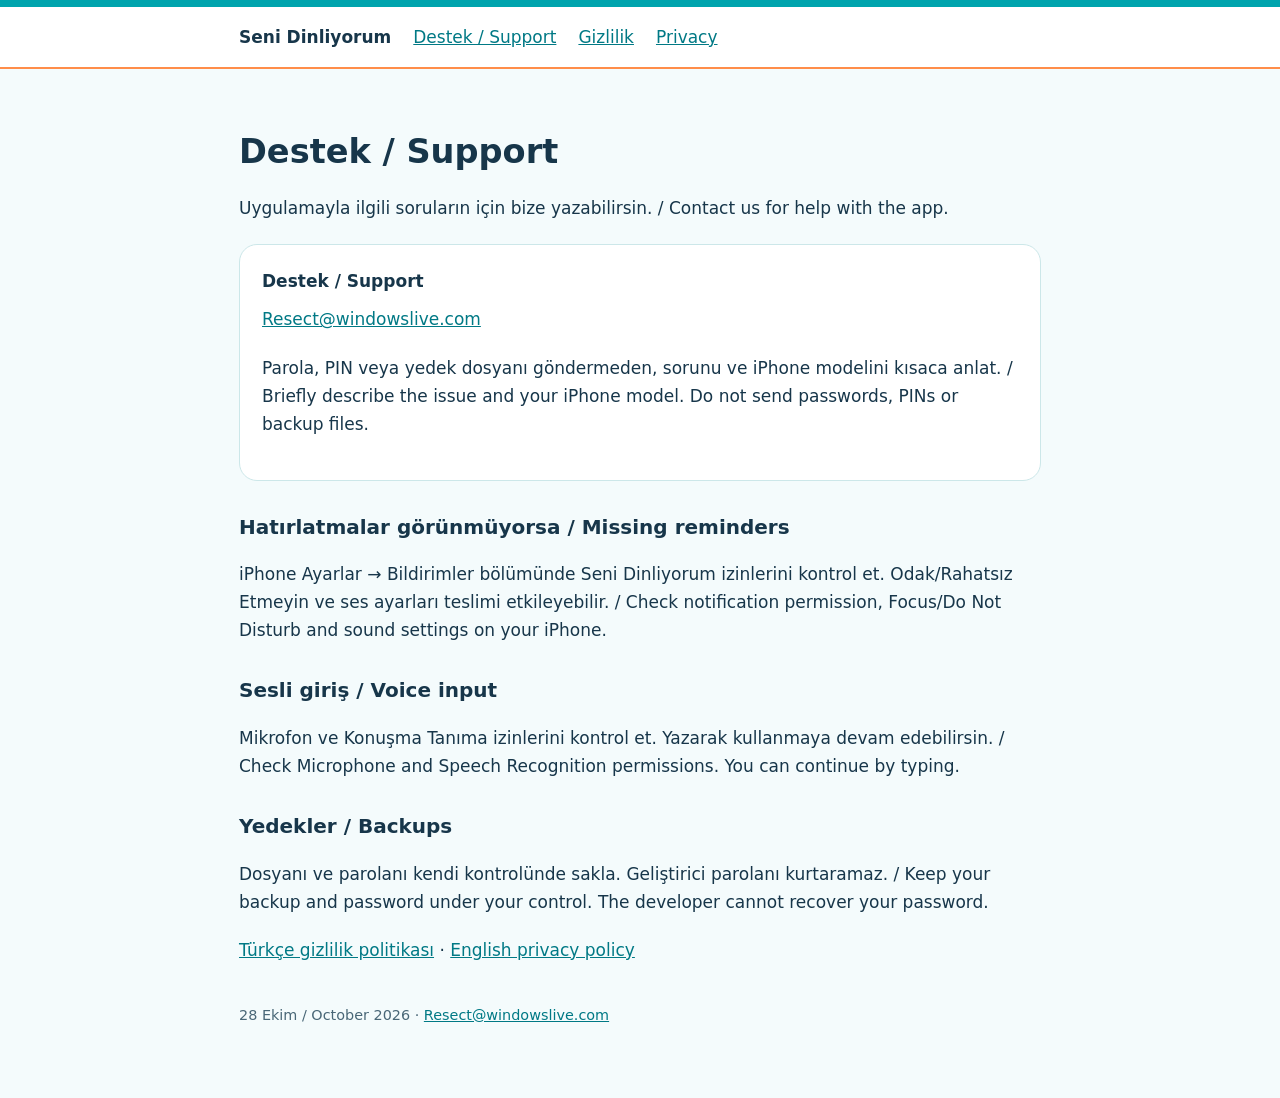
<file: index.html>
<!doctype html><html lang="tr"><head><meta charset="utf-8"><meta name="viewport" content="width=device-width,initial-scale=1"><meta name="description" content="Seni Dinliyorum destek ve gizlilik bilgileri / Support and privacy information"><title>Destek / Support · Seni Dinliyorum</title><link rel="stylesheet" href="site.css"></head><body><header><nav><strong>Seni Dinliyorum</strong><a href="index.html">Destek / Support</a><a href="privacy.html">Gizlilik</a><a href="privacy-en.html">Privacy</a></nav></header><main><h1>Destek / Support</h1><p>Uygulamayla ilgili soruların için bize yazabilirsin. / Contact us for help with the app.</p><div class="card"><strong>Destek / Support</strong><p><a href="mailto:Resect@windowslive.com">Resect@windowslive.com</a></p><p>Parola, PIN veya yedek dosyanı göndermeden, sorunu ve iPhone modelini kısaca anlat. / Briefly describe the issue and your iPhone model. Do not send passwords, PINs or backup files.</p></div><h2>Hatırlatmalar görünmüyorsa / Missing reminders</h2><p>iPhone Ayarlar → Bildirimler bölümünde Seni Dinliyorum izinlerini kontrol et. Odak/Rahatsız Etmeyin ve ses ayarları teslimi etkileyebilir. / Check notification permission, Focus/Do Not Disturb and sound settings on your iPhone.</p><h2>Sesli giriş / Voice input</h2><p>Mikrofon ve Konuşma Tanıma izinlerini kontrol et. Yazarak kullanmaya devam edebilirsin. / Check Microphone and Speech Recognition permissions. You can continue by typing.</p><h2>Yedekler / Backups</h2><p>Dosyanı ve parolanı kendi kontrolünde sakla. Geliştirici parolanı kurtaramaz. / Keep your backup and password under your control. The developer cannot recover your password.</p><p><a href="privacy.html">Türkçe gizlilik politikası</a> · <a href="privacy-en.html">English privacy policy</a></p><footer>28 Ekim / October 2026 · <a href="mailto:Resect@windowslive.com">Resect@windowslive.com</a></footer></main></body></html>
</file>
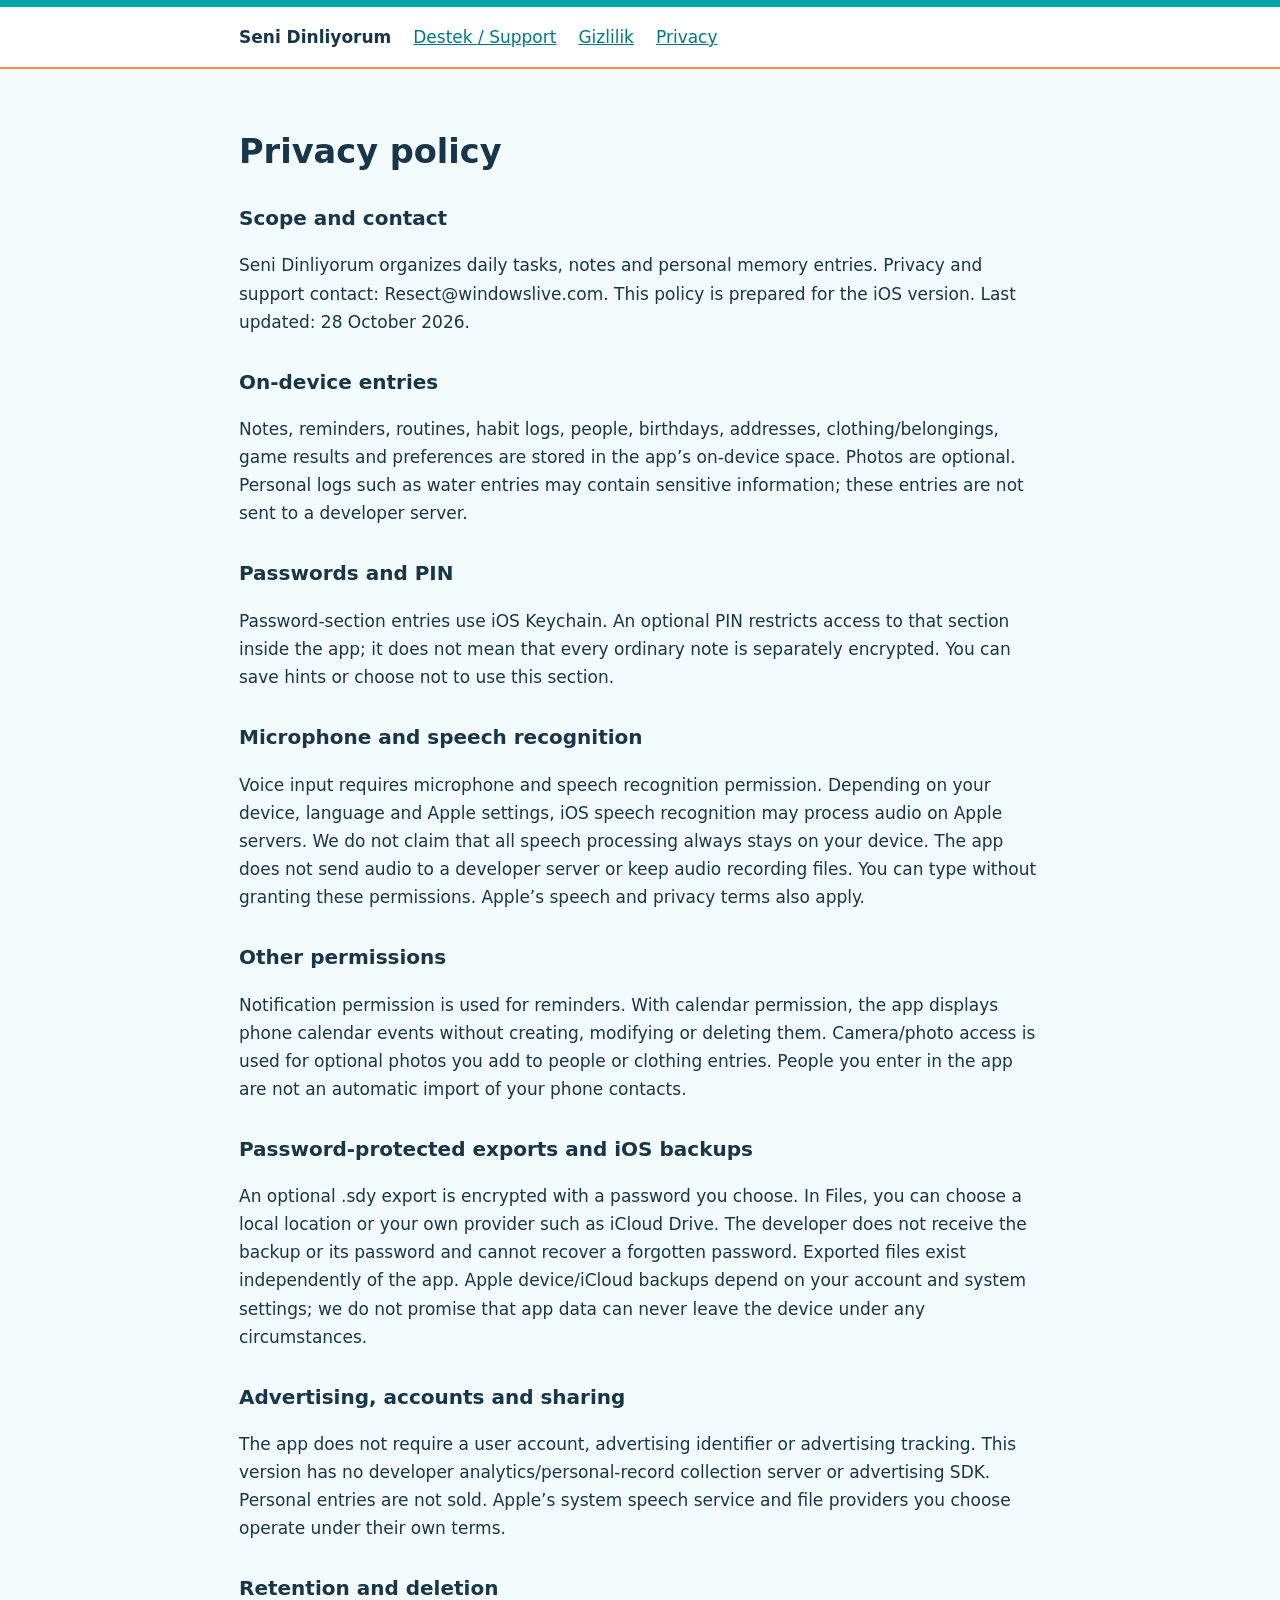
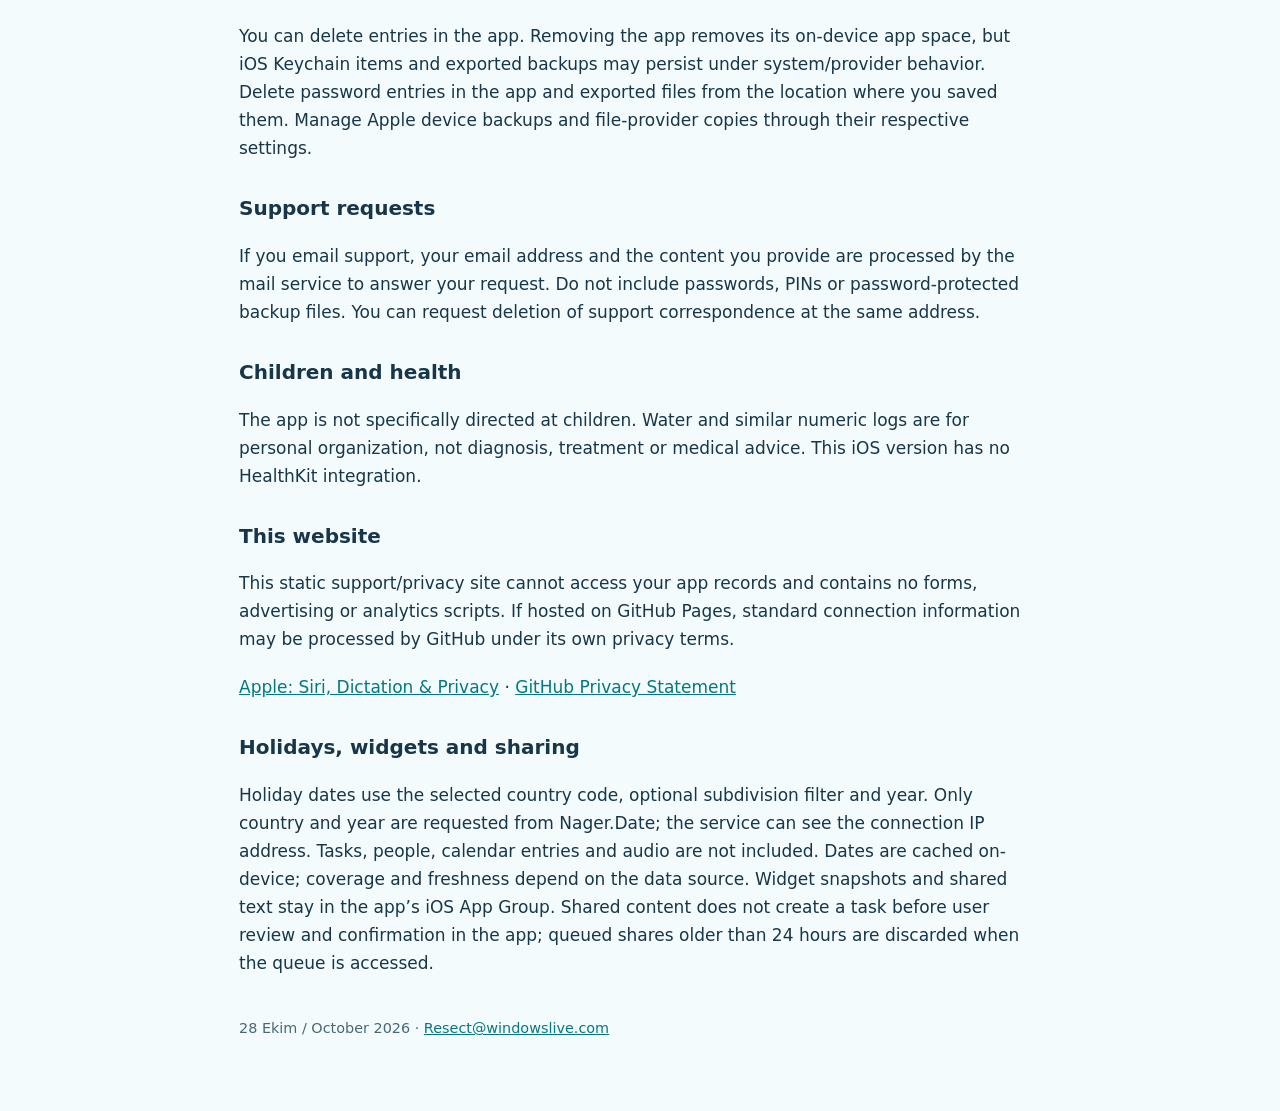
<file: privacy-en.html>
<!doctype html><html lang="en"><head><meta charset="utf-8"><meta name="viewport" content="width=device-width,initial-scale=1"><meta name="description" content="Seni Dinliyorum destek ve gizlilik bilgileri / Support and privacy information"><title>Privacy policy · Seni Dinliyorum</title><link rel="stylesheet" href="site.css"></head><body><header><nav><strong>Seni Dinliyorum</strong><a href="index.html">Destek / Support</a><a href="privacy.html">Gizlilik</a><a href="privacy-en.html">Privacy</a></nav></header><main><h1>Privacy policy</h1><section><h2>Scope and contact</h2><p>Seni Dinliyorum organizes daily tasks, notes and personal memory entries. Privacy and support contact: Resect@windowslive.com. This policy is prepared for the iOS version. Last updated: 28 October 2026.</p></section><section><h2>On-device entries</h2><p>Notes, reminders, routines, habit logs, people, birthdays, addresses, clothing/belongings, game results and preferences are stored in the app’s on-device space. Photos are optional. Personal logs such as water entries may contain sensitive information; these entries are not sent to a developer server.</p></section><section><h2>Passwords and PIN</h2><p>Password-section entries use iOS Keychain. An optional PIN restricts access to that section inside the app; it does not mean that every ordinary note is separately encrypted. You can save hints or choose not to use this section.</p></section><section><h2>Microphone and speech recognition</h2><p>Voice input requires microphone and speech recognition permission. Depending on your device, language and Apple settings, iOS speech recognition may process audio on Apple servers. We do not claim that all speech processing always stays on your device. The app does not send audio to a developer server or keep audio recording files. You can type without granting these permissions. Apple’s speech and privacy terms also apply.</p></section><section><h2>Other permissions</h2><p>Notification permission is used for reminders. With calendar permission, the app displays phone calendar events without creating, modifying or deleting them. Camera/photo access is used for optional photos you add to people or clothing entries. People you enter in the app are not an automatic import of your phone contacts.</p></section><section><h2>Password-protected exports and iOS backups</h2><p>An optional .sdy export is encrypted with a password you choose. In Files, you can choose a local location or your own provider such as iCloud Drive. The developer does not receive the backup or its password and cannot recover a forgotten password. Exported files exist independently of the app. Apple device/iCloud backups depend on your account and system settings; we do not promise that app data can never leave the device under any circumstances.</p></section><section><h2>Advertising, accounts and sharing</h2><p>The app does not require a user account, advertising identifier or advertising tracking. This version has no developer analytics/personal-record collection server or advertising SDK. Personal entries are not sold. Apple’s system speech service and file providers you choose operate under their own terms.</p></section><section><h2>Retention and deletion</h2><p>You can delete entries in the app. Removing the app removes its on-device app space, but iOS Keychain items and exported backups may persist under system/provider behavior. Delete password entries in the app and exported files from the location where you saved them. Manage Apple device backups and file-provider copies through their respective settings.</p></section><section><h2>Support requests</h2><p>If you email support, your email address and the content you provide are processed by the mail service to answer your request. Do not include passwords, PINs or password-protected backup files. You can request deletion of support correspondence at the same address.</p></section><section><h2>Children and health</h2><p>The app is not specifically directed at children. Water and similar numeric logs are for personal organization, not diagnosis, treatment or medical advice. This iOS version has no HealthKit integration.</p></section><section><h2>This website</h2><p>This static support/privacy site cannot access your app records and contains no forms, advertising or analytics scripts. If hosted on GitHub Pages, standard connection information may be processed by GitHub under its own privacy terms.</p></section><p><a href="https://www.apple.com/legal/privacy/data/en/ask-siri-dictation/">Apple: Siri, Dictation &amp; Privacy</a> · <a href="https://docs.github.com/en/site-policy/privacy-policies/github-general-privacy-statement">GitHub Privacy Statement</a></p><section><h2>Holidays, widgets and sharing</h2><p>Holiday dates use the selected country code, optional subdivision filter and year. Only country and year are requested from Nager.Date; the service can see the connection IP address. Tasks, people, calendar entries and audio are not included. Dates are cached on-device; coverage and freshness depend on the data source. Widget snapshots and shared text stay in the app’s iOS App Group. Shared content does not create a task before user review and confirmation in the app; queued shares older than 24 hours are discarded when the queue is accessed.</p></section><footer>28 Ekim / October 2026 · <a href="mailto:Resect@windowslive.com">Resect@windowslive.com</a></footer></main></body></html>
</file>
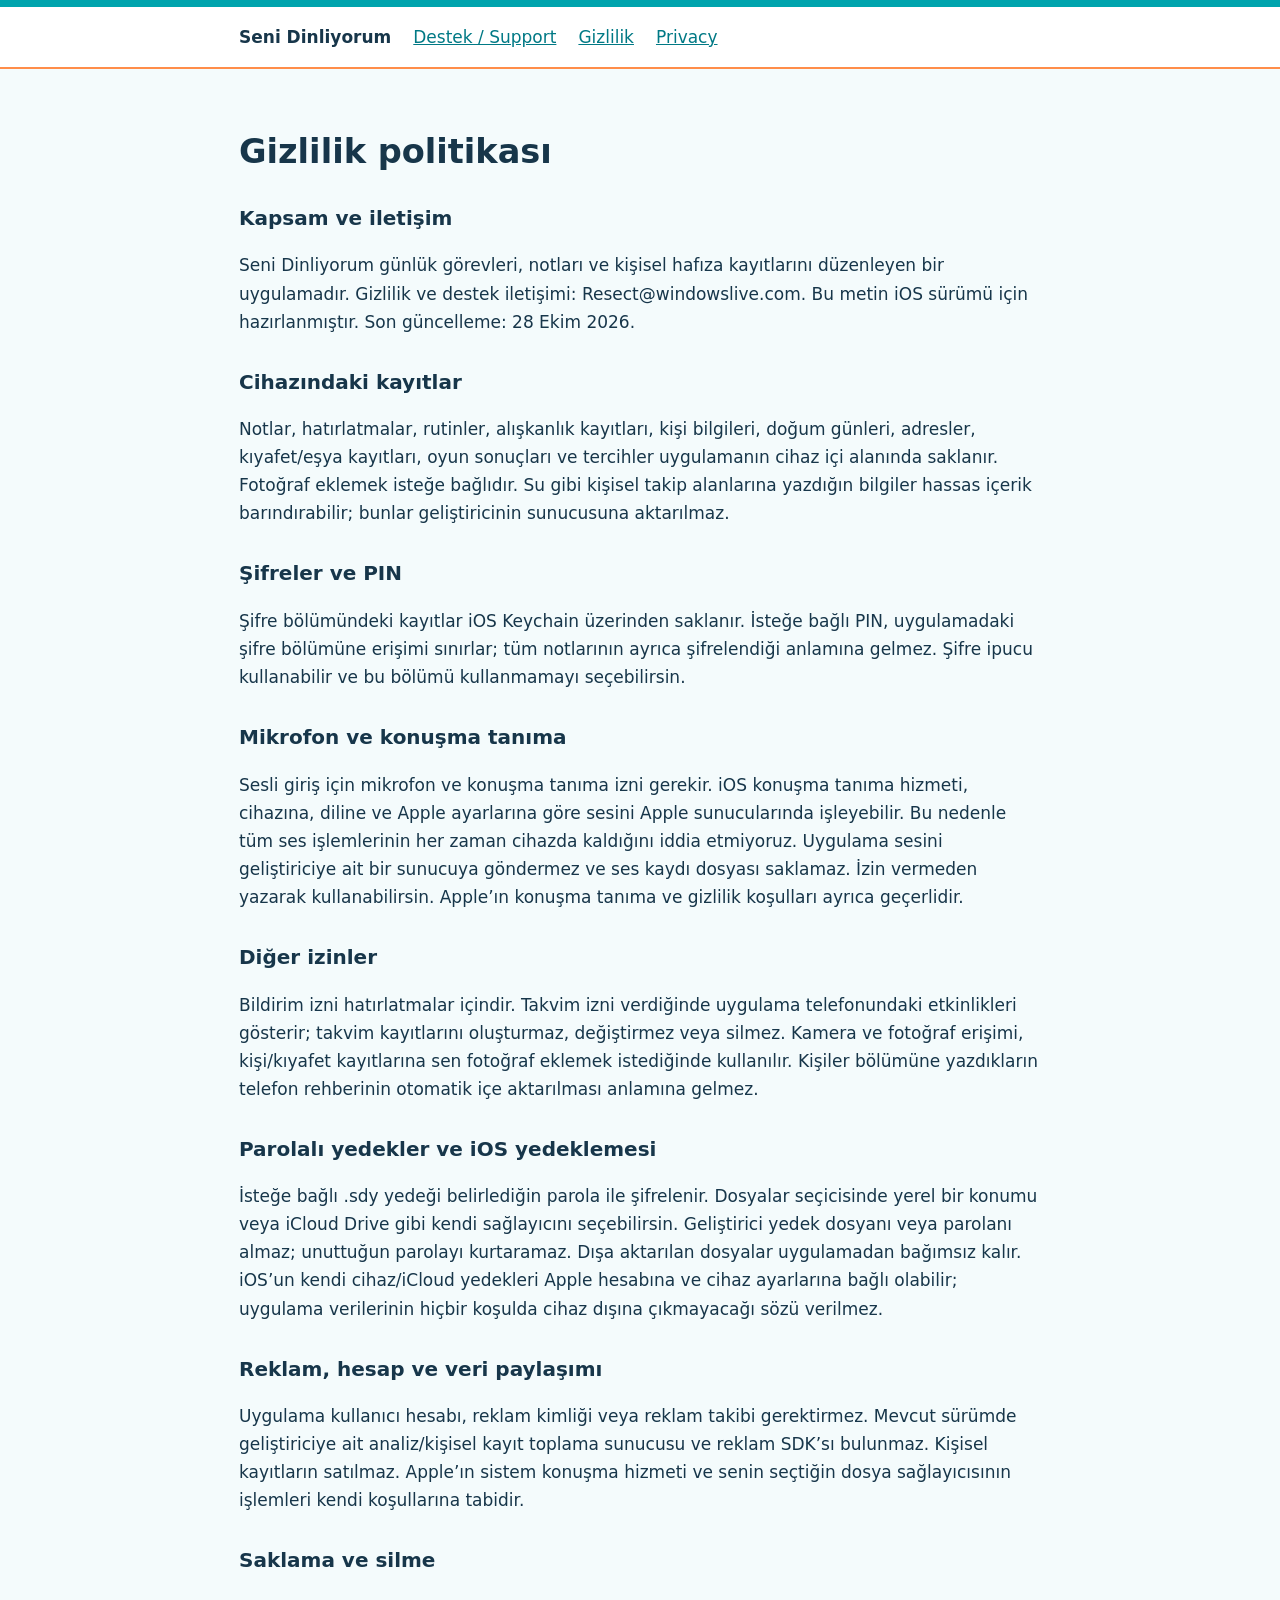
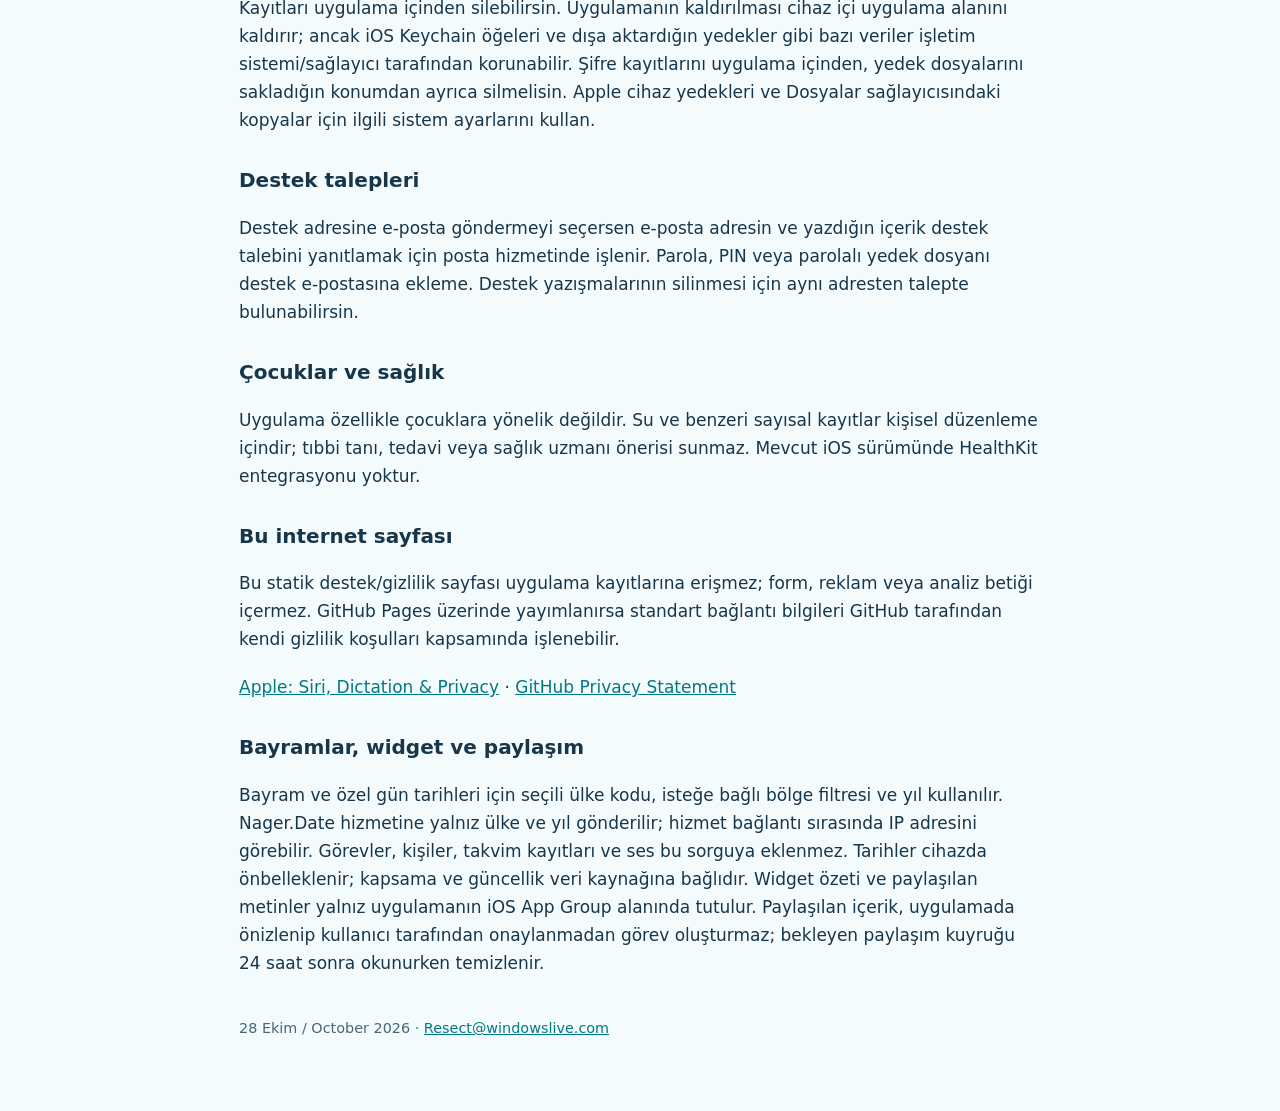
<file: privacy.html>
<!doctype html><html lang="tr"><head><meta charset="utf-8"><meta name="viewport" content="width=device-width,initial-scale=1"><meta name="description" content="Seni Dinliyorum destek ve gizlilik bilgileri / Support and privacy information"><title>Gizlilik politikası · Seni Dinliyorum</title><link rel="stylesheet" href="site.css"></head><body><header><nav><strong>Seni Dinliyorum</strong><a href="index.html">Destek / Support</a><a href="privacy.html">Gizlilik</a><a href="privacy-en.html">Privacy</a></nav></header><main><h1>Gizlilik politikası</h1><section><h2>Kapsam ve iletişim</h2><p>Seni Dinliyorum günlük görevleri, notları ve kişisel hafıza kayıtlarını düzenleyen bir uygulamadır. Gizlilik ve destek iletişimi: Resect@windowslive.com. Bu metin iOS sürümü için hazırlanmıştır. Son güncelleme: 28 Ekim 2026.</p></section><section><h2>Cihazındaki kayıtlar</h2><p>Notlar, hatırlatmalar, rutinler, alışkanlık kayıtları, kişi bilgileri, doğum günleri, adresler, kıyafet/eşya kayıtları, oyun sonuçları ve tercihler uygulamanın cihaz içi alanında saklanır. Fotoğraf eklemek isteğe bağlıdır. Su gibi kişisel takip alanlarına yazdığın bilgiler hassas içerik barındırabilir; bunlar geliştiricinin sunucusuna aktarılmaz.</p></section><section><h2>Şifreler ve PIN</h2><p>Şifre bölümündeki kayıtlar iOS Keychain üzerinden saklanır. İsteğe bağlı PIN, uygulamadaki şifre bölümüne erişimi sınırlar; tüm notlarının ayrıca şifrelendiği anlamına gelmez. Şifre ipucu kullanabilir ve bu bölümü kullanmamayı seçebilirsin.</p></section><section><h2>Mikrofon ve konuşma tanıma</h2><p>Sesli giriş için mikrofon ve konuşma tanıma izni gerekir. iOS konuşma tanıma hizmeti, cihazına, diline ve Apple ayarlarına göre sesini Apple sunucularında işleyebilir. Bu nedenle tüm ses işlemlerinin her zaman cihazda kaldığını iddia etmiyoruz. Uygulama sesini geliştiriciye ait bir sunucuya göndermez ve ses kaydı dosyası saklamaz. İzin vermeden yazarak kullanabilirsin. Apple’ın konuşma tanıma ve gizlilik koşulları ayrıca geçerlidir.</p></section><section><h2>Diğer izinler</h2><p>Bildirim izni hatırlatmalar içindir. Takvim izni verdiğinde uygulama telefonundaki etkinlikleri gösterir; takvim kayıtlarını oluşturmaz, değiştirmez veya silmez. Kamera ve fotoğraf erişimi, kişi/kıyafet kayıtlarına sen fotoğraf eklemek istediğinde kullanılır. Kişiler bölümüne yazdıkların telefon rehberinin otomatik içe aktarılması anlamına gelmez.</p></section><section><h2>Parolalı yedekler ve iOS yedeklemesi</h2><p>İsteğe bağlı .sdy yedeği belirlediğin parola ile şifrelenir. Dosyalar seçicisinde yerel bir konumu veya iCloud Drive gibi kendi sağlayıcını seçebilirsin. Geliştirici yedek dosyanı veya parolanı almaz; unuttuğun parolayı kurtaramaz. Dışa aktarılan dosyalar uygulamadan bağımsız kalır. iOS’un kendi cihaz/iCloud yedekleri Apple hesabına ve cihaz ayarlarına bağlı olabilir; uygulama verilerinin hiçbir koşulda cihaz dışına çıkmayacağı sözü verilmez.</p></section><section><h2>Reklam, hesap ve veri paylaşımı</h2><p>Uygulama kullanıcı hesabı, reklam kimliği veya reklam takibi gerektirmez. Mevcut sürümde geliştiriciye ait analiz/kişisel kayıt toplama sunucusu ve reklam SDK’sı bulunmaz. Kişisel kayıtların satılmaz. Apple’ın sistem konuşma hizmeti ve senin seçtiğin dosya sağlayıcısının işlemleri kendi koşullarına tabidir.</p></section><section><h2>Saklama ve silme</h2><p>Kayıtları uygulama içinden silebilirsin. Uygulamanın kaldırılması cihaz içi uygulama alanını kaldırır; ancak iOS Keychain öğeleri ve dışa aktardığın yedekler gibi bazı veriler işletim sistemi/sağlayıcı tarafından korunabilir. Şifre kayıtlarını uygulama içinden, yedek dosyalarını sakladığın konumdan ayrıca silmelisin. Apple cihaz yedekleri ve Dosyalar sağlayıcısındaki kopyalar için ilgili sistem ayarlarını kullan.</p></section><section><h2>Destek talepleri</h2><p>Destek adresine e-posta göndermeyi seçersen e-posta adresin ve yazdığın içerik destek talebini yanıtlamak için posta hizmetinde işlenir. Parola, PIN veya parolalı yedek dosyanı destek e-postasına ekleme. Destek yazışmalarının silinmesi için aynı adresten talepte bulunabilirsin.</p></section><section><h2>Çocuklar ve sağlık</h2><p>Uygulama özellikle çocuklara yönelik değildir. Su ve benzeri sayısal kayıtlar kişisel düzenleme içindir; tıbbi tanı, tedavi veya sağlık uzmanı önerisi sunmaz. Mevcut iOS sürümünde HealthKit entegrasyonu yoktur.</p></section><section><h2>Bu internet sayfası</h2><p>Bu statik destek/gizlilik sayfası uygulama kayıtlarına erişmez; form, reklam veya analiz betiği içermez. GitHub Pages üzerinde yayımlanırsa standart bağlantı bilgileri GitHub tarafından kendi gizlilik koşulları kapsamında işlenebilir.</p></section><p><a href="https://www.apple.com/legal/privacy/data/en/ask-siri-dictation/">Apple: Siri, Dictation &amp; Privacy</a> · <a href="https://docs.github.com/en/site-policy/privacy-policies/github-general-privacy-statement">GitHub Privacy Statement</a></p><section><h2>Bayramlar, widget ve paylaşım</h2><p>Bayram ve özel gün tarihleri için seçili ülke kodu, isteğe bağlı bölge filtresi ve yıl kullanılır. Nager.Date hizmetine yalnız ülke ve yıl gönderilir; hizmet bağlantı sırasında IP adresini görebilir. Görevler, kişiler, takvim kayıtları ve ses bu sorguya eklenmez. Tarihler cihazda önbelleklenir; kapsama ve güncellik veri kaynağına bağlıdır. Widget özeti ve paylaşılan metinler yalnız uygulamanın iOS App Group alanında tutulur. Paylaşılan içerik, uygulamada önizlenip kullanıcı tarafından onaylanmadan görev oluşturmaz; bekleyen paylaşım kuyruğu 24 saat sonra okunurken temizlenir.</p></section><footer>28 Ekim / October 2026 · <a href="mailto:Resect@windowslive.com">Resect@windowslive.com</a></footer></main></body></html>
</file>
<file: site.css>
*{box-sizing:border-box}body{margin:0;background:#f4fbfc;color:#17364a;font:17px/1.65 system-ui,sans-serif}main{max-width:850px;margin:0 auto;padding:40px 24px 70px}header{border-top:7px solid #00a4ad;background:white;border-bottom:2px solid #ff8d4a}nav{max-width:850px;margin:auto;padding:16px 24px;display:flex;gap:22px;flex-wrap:wrap}a{color:#007985}h1{font-size:2.1rem;line-height:1.2}h2{font-size:1.25rem;margin-top:30px}p{margin:10px 0 20px}.card{padding:22px;background:white;border:1px solid #cce7e9;border-radius:18px;margin:22px 0}footer{font-size:.9rem;color:#496777;margin-top:40px}button{font:inherit}
</file>
